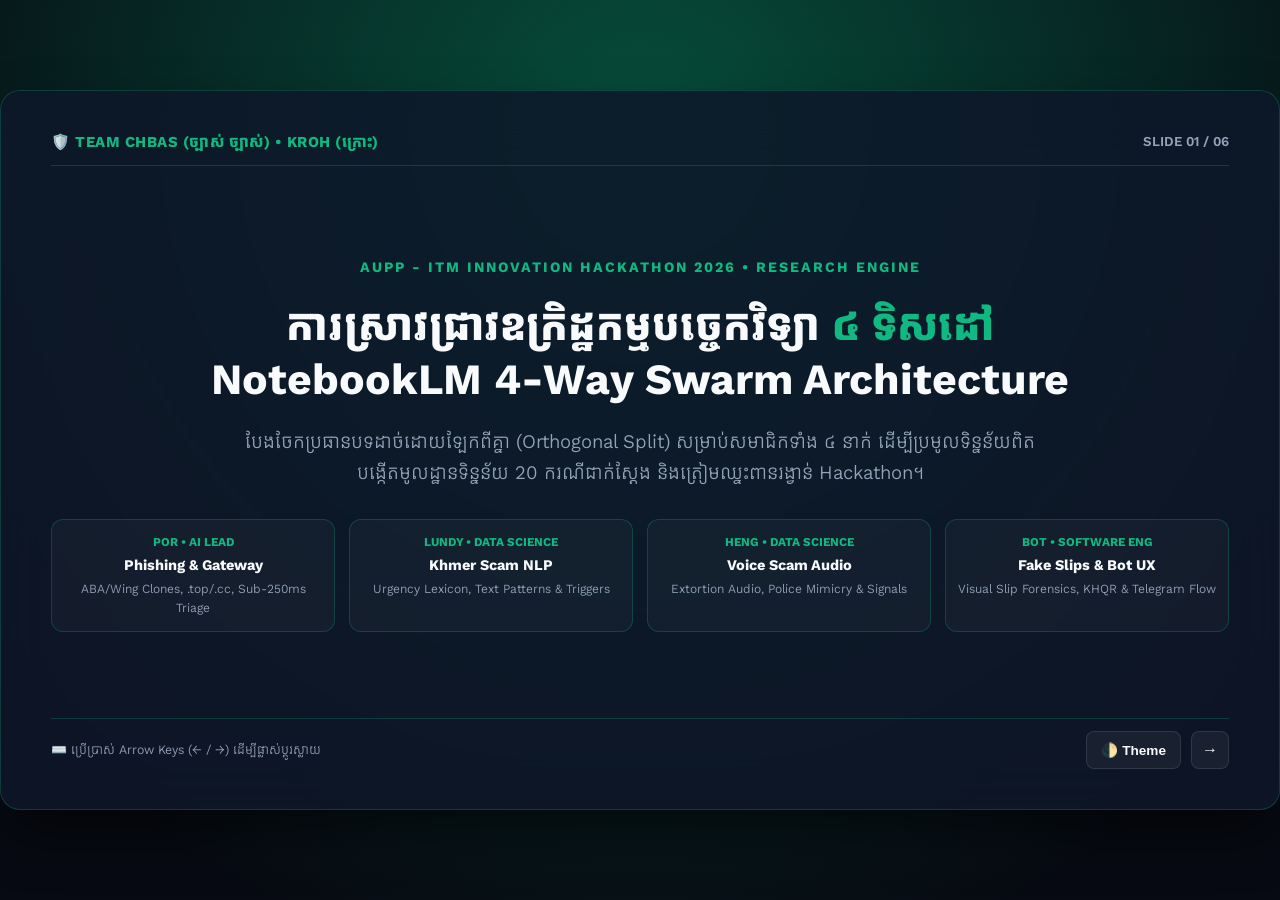
<file: slides.html>
<!DOCTYPE html>
<html lang="km" data-theme="dark">
<head>
    <meta charset="UTF-8">
    <meta name="viewport" content="width=device-width, initial-scale=1.0">
    <title>Team CHBAS — Scam Research & NotebookLM Architecture | KROH (ក្រោះ)</title>
    <style>
        @import url('https://fonts.googleapis.com/css2?family=Inter:wght@400;500;600;700&family=Outfit:wght@500;600;700;800&family=Kantumruy+Pro:wght@400;500;600;700&display=swap');
        
        :root {
            --primary: #10B981;
            --primary-glow: rgba(16, 185, 129, 0.25);
            --secondary: #06B6D4;
            --accent: #F59E0B;
            --danger: #EF4444;
            --bg-color: #070A12;
            --card-bg: rgba(15, 23, 42, 0.85);
            --text-primary: #F8FAFC;
            --text-muted: #94A3B8;
            --border-color: rgba(16, 185, 129, 0.25);
            --bg-gradient: radial-gradient(circle at 50% 15%, #064e3b 0%, #070a12 85%);
            --code-bg: #0B1120;
        }
    
        [data-theme="light"] {
            --primary: #059669;
            --primary-glow: rgba(5, 150, 105, 0.2);
            --secondary: #0284C7;
            --accent: #D97706;
            --danger: #DC2626;
            --bg-color: #F8FAFC;
            --card-bg: #FFFFFF;
            --text-primary: #0F172A;
            --text-muted: #475569;
            --border-color: rgba(5, 150, 105, 0.25);
            --bg-gradient: radial-gradient(circle at 50% 15%, #ECFDF5 0%, #F1F5F9 85%);
            --code-bg: #F1F5F9;
        }
        
        * { box-sizing: border-box; margin: 0; padding: 0; }
        
        body {
            display: flex; justify-content: center; align-items: center; min-height: 100vh;
            background-color: var(--bg-color); background-image: var(--bg-gradient);
            color: var(--text-primary); font-family: 'Kantumruy Pro', 'Inter', sans-serif;
            overflow: hidden; transition: all 0.3s ease; line-height: 1.45;
        }
        
        h1, h2, h3, h4 { font-family: 'Kantumruy Pro', 'Outfit', sans-serif; font-weight: 700; }
        
        .slide-container {
            width: 1280px; height: 720px; position: relative;
            background: var(--card-bg); backdrop-filter: blur(28px);
            border-radius: 20px; border: 1px solid var(--border-color);
            box-shadow: 0 25px 60px -12px rgba(0, 0, 0, 0.7); overflow: hidden;
        }
        
        .slide {
            display: none; width: 100%; height: 100%; padding: 40px 50px;
            flex-direction: column; justify-content: space-between;
        }
        .slide.active { display: flex; animation: fadeIn 0.3s ease-out; }
        
        @keyframes fadeIn { from { opacity: 0; transform: translateY(6px); } to { opacity: 1; transform: translateY(0); } }
        
        .slide-header {
            display: flex; justify-content: space-between; align-items: center;
            border-bottom: 1px solid var(--border-color); padding-bottom: 12px; margin-bottom: 16px;
        }
        .brand-badge {
            display: inline-flex; align-items: center; gap: 8px; font-weight: 700;
            font-size: 0.95rem; color: var(--primary); letter-spacing: 0.5px;
        }
        .slide-counter { font-size: 0.85rem; color: var(--text-muted); font-weight: 600; }
        
        .content-split {
            display: grid; grid-template-columns: 1.15fr 0.85fr; gap: 30px;
            height: calc(100% - 110px); align-items: stretch;
        }
        
        .panel-left {
            display: flex; flex-direction: column; justify-content: space-between;
        }
        .panel-right {
            background: rgba(16, 185, 129, 0.03); border: 1px dashed var(--border-color);
            border-radius: 16px; padding: 22px; display: flex; flex-direction: column;
            justify-content: space-between;
        }
        
        .slide-title { font-size: 1.85rem; color: var(--text-primary); margin-bottom: 6px; }
        .slide-subtitle { color: var(--primary); font-size: 1.05rem; font-weight: 600; margin-bottom: 16px; }
        
        .spec-list { list-style: none; display: flex; flex-direction: column; gap: 10px; }
        .spec-item {
            padding: 10px 14px; border-radius: 10px; background: rgba(255, 255, 255, 0.03);
            border: 1px solid rgba(255, 255, 255, 0.06); font-size: 0.92rem;
            display: flex; align-items: flex-start; gap: 10px;
        }
        .spec-icon { color: var(--primary); font-weight: bold; flex-shrink: 0; margin-top: 2px; }
        
        .prompt-preview-card {
            background: var(--code-bg); border-radius: 12px; border: 1px solid var(--border-color);
            padding: 16px; flex-grow: 1; display: flex; flex-direction: column; justify-content: space-between;
            overflow: hidden;
        }
        .prompt-header {
            display: flex; justify-content: space-between; align-items: center; margin-bottom: 10px;
        }
        .prompt-label { font-size: 0.8rem; font-weight: 700; color: var(--text-muted); text-transform: uppercase; letter-spacing: 0.5px; }
        .prompt-text {
            font-family: 'JetBrains Mono', 'Menlo', monospace; font-size: 0.82rem;
            color: var(--text-primary); line-height: 1.5; overflow-y: auto; max-height: 250px;
            padding-right: 6px; white-space: pre-wrap;
        }
        
        .btn-action {
            display: inline-flex; align-items: center; justify-content: center; gap: 8px;
            background: var(--primary); color: #042f2e; font-weight: 700; font-size: 0.95rem;
            padding: 12px 20px; border-radius: 10px; border: none; cursor: pointer;
            transition: all 0.2s ease; text-decoration: none; margin-top: 14px;
        }
        .btn-action:hover {
            transform: translateY(-2px); box-shadow: 0 10px 25px -5px var(--primary-glow);
            filter: brightness(1.1);
        }
        .btn-action.copied {
            background: #059669; color: #FFFFFF;
        }
        
        .btn-secondary {
            background: rgba(255,255,255,0.06); color: var(--text-primary); border: 1px solid rgba(255,255,255,0.12);
        }
        .btn-secondary:hover { background: rgba(255,255,255,0.12); }
        
        .slide-footer {
            display: flex; justify-content: space-between; align-items: center;
            border-top: 1px solid var(--border-color); padding-top: 12px; margin-top: 10px;
        }
        .shortcut-hint { font-size: 0.8rem; color: var(--text-muted); }
        .controls-row { display: flex; gap: 10px; }
        .nav-btn {
            background: rgba(255,255,255,0.05); border: 1px solid rgba(255,255,255,0.1);
            color: var(--text-primary); width: 38px; height: 38px; border-radius: 8px;
            cursor: pointer; display: flex; align-items: center; justify-content: center;
            font-size: 1rem; transition: all 0.2s;
        }
        .nav-btn:hover { background: var(--primary); color: #042f2e; }
        .theme-toggle-btn {
            padding: 0 14px; width: auto; font-size: 0.85rem; font-weight: 600;
        }

        .hero-layout {
            display: flex; flex-direction: column; justify-content: center; align-items: center;
            text-align: center; height: 100%; gap: 20px;
        }
        .hero-title { font-size: 2.7rem; line-height: 1.25; color: var(--text-primary); max-width: 950px; }
        .hero-title span { color: var(--primary); }
        .hero-sub { color: var(--text-muted); font-size: 1.2rem; max-width: 800px; line-height: 1.6; }
        .role-grid-preview {
            display: grid; grid-template-columns: repeat(4, 1fr); gap: 14px; width: 100%; margin-top: 10px;
        }
        .role-chip {
            background: rgba(255, 255, 255, 0.03); border: 1px solid var(--border-color);
            border-radius: 12px; padding: 14px 10px; text-align: center;
        }
        .role-chip-num { font-size: 0.75rem; font-weight: 700; color: var(--primary); text-transform: uppercase; }
        .role-chip-title { font-size: 0.92rem; font-weight: 700; margin-top: 4px; }
        .role-chip-desc { font-size: 0.78rem; color: var(--text-muted); margin-top: 4px; }

        .modal-overlay {
            display: none; position: absolute; top: 0; left: 0; width: 100%; height: 100%;
            background: rgba(4, 7, 13, 0.88); backdrop-filter: blur(12px);
            z-index: 100; justify-content: center; align-items: center; padding: 40px;
        }
        .modal-overlay.active { display: flex; animation: fadeIn 0.2s ease-out; }
        .modal-box {
            background: var(--card-bg); border: 1px solid var(--primary);
            border-radius: 16px; width: 850px; max-height: 90%; overflow-y: auto;
            padding: 30px; box-shadow: 0 25px 60px rgba(0,0,0,0.8);
        }
        .modal-close {
            float: right; font-size: 1.4rem; cursor: pointer; color: var(--text-muted);
            border: none; background: transparent; line-height: 1;
        }
        .modal-close:hover { color: var(--danger); }
    </style>
</head>
<body>

<div class="slide-container">

    <!-- SLIDE 1: HERO & TEAM CHBAS ROSTER -->
    <div class="slide active" id="slide-1">
        <div class="slide-header">
            <div class="brand-badge">🛡️ TEAM CHBAS (ច្បាស់ ច្បាស់) • KROH (ក្រោះ)</div>
            <div class="slide-counter">SLIDE 01 / 06</div>
        </div>
        <div class="hero-layout">
            <div style="font-size: 0.9rem; font-weight: 700; color: var(--primary); text-transform: uppercase; letter-spacing: 2px;">
                AUPP - ITM Innovation Hackathon 2026 • Research Engine
            </div>
            <h1 class="hero-title">
                ការស្រាវជ្រាវឧក្រិដ្ឋកម្មបច្ចេកវិទ្យា <span>៤ ទិសដៅ</span><br>
                NotebookLM 4-Way Swarm Architecture
            </h1>
            <p class="hero-sub">
                បែងចែកប្រធានបទដាច់ដោយឡែកពីគ្នា (Orthogonal Split) សម្រាប់សមាជិកទាំង ៤ នាក់ ដើម្បីប្រមូលទិន្នន័យពិត បង្កើតមូលដ្ឋានទិន្នន័យ 20 ករណីជាក់ស្តែង និងត្រៀមឈ្នះពានរង្វាន់ Hackathon។
            </p>
            <div class="role-grid-preview">
                <div class="role-chip">
                    <div class="role-chip-num">Por • AI Lead</div>
                    <div class="role-chip-title">Phishing & Gateway</div>
                    <div class="role-chip-desc">ABA/Wing Clones, .top/.cc, Sub-250ms Triage</div>
                </div>
                <div class="role-chip">
                    <div class="role-chip-num">Lundy • Data Science</div>
                    <div class="role-chip-title">Khmer Scam NLP</div>
                    <div class="role-chip-desc">Urgency Lexicon, Text Patterns & Triggers</div>
                </div>
                <div class="role-chip">
                    <div class="role-chip-num">Heng • Data Science</div>
                    <div class="role-chip-title">Voice Scam Audio</div>
                    <div class="role-chip-desc">Extortion Audio, Police Mimicry & Signals</div>
                </div>
                <div class="role-chip">
                    <div class="role-chip-num">Bot • Software Eng</div>
                    <div class="role-chip-title">Fake Slips & Bot UX</div>
                    <div class="role-chip-desc">Visual Slip Forensics, KHQR & Telegram Flow</div>
                </div>
            </div>
        </div>
        <div class="slide-footer">
            <div class="shortcut-hint">⌨️ ប្រើប្រាស់ Arrow Keys (← / →) ដើម្បីផ្លាស់ប្តូរស្លាយ</div>
            <div class="controls-row">
                <button class="nav-btn theme-toggle-btn" onclick="toggleTheme()">🌓 Theme</button>
                <button class="nav-btn" onclick="nextSlide()">→</button>
            </div>
        </div>
    </div>

    <!-- SLIDE 2: POR (AI LEAD) -->
    <div class="slide" id="slide-2">
        <div class="slide-header">
            <div class="brand-badge">👤 POR • AI LEAD & SYSTEM ARCHITECT</div>
            <div class="slide-counter">SLIDE 02 / 06</div>
        </div>
        <div class="content-split">
            <div class="panel-left">
                <div>
                    <h2 class="slide-title">Domain A: Banking Phishing & Cloned Infrastructure</h2>
                    <div class="slide-subtitle">ការក្លែងបន្លំធនាគារ (ABA, Wing, ACLEDA) & ការបង្កើត Bot Gateway</div>
                    <ul class="spec-list">
                        <li class="spec-item">
                            <span class="spec-icon">🎯</span>
                            <div><strong>គោលដៅស្នូល៖</strong> ស្រាវជ្រាវ Disposable TLDs (<code>.top</code>, <code>.cc</code>, <code>.vip</code>) និងការប្រើប្រាស់ Cyrillic Homoglyphs (ឧ. <code>аba.com</code>)។</div>
                        </li>
                        <li class="spec-item">
                            <span class="spec-icon">⚡</span>
                            <div><strong>Sub-250ms Heuristics៖</strong> បង្កើត Regex និង Whitelist សម្រាប់ឆែកមើល Domain ដោយមិនបាច់ហៅ AI (ចំណាយពេលត្រឹម 50ms)។</div>
                        </li>
                        <li class="spec-item">
                            <span class="spec-icon">📂</span>
                            <div><strong>ប្រភពឯកសារដាក់ចូល NotebookLM៖</strong> ABA Security Advisories, CamCERT Phishing Alerts, KROH Startup Pack។</div>
                        </li>
                    </ul>
                </div>
                <button class="btn-action btn-secondary" onclick="openModal('m1')">🔍 មើលព័ត៌មានលម្អិត & ករណីសិក្សា</button>
            </div>
            <div class="panel-right">
                <div class="prompt-preview-card">
                    <div class="prompt-header">
                        <span class="prompt-label">NotebookLM Master Prompt (Por)</span>
                        <span style="font-size: 0.75rem; color: var(--primary);">Ready to Copy</span>
                    </div>
                    <div class="prompt-text" id="prompt-m1">You are a Principal AI Systems Engineer and Cybersecurity Architect collaborating with Por, the Team Lead of Team CHBAS. We are building "KROH (ក្រោះ)", an autonomous anti-scam AI shield for Cambodian citizens.

Analyze the uploaded banking phishing reports, CamCERT bulletins, and ABA/Bakong security materials:

1. INFRASTRUCTURE & DISCOVERY:
   - What top-level domains (TLDs, e.g., .top, .cc, .vip), DNS providers, and SSL cert issuers do Cambodian banking scammers predominantly use?
   - How do scammers execute homoglyph and typo-squatting attacks (e.g., Cyrillic 'а' mimicking Latin 'a')?
   - What URL redirection patterns (e.g., bit.ly, t.me, multi-hop redirects) are observed?

2. SUB-250MS TRIAGE PIPELINE:
   - How should KROH route incoming requests between fast deterministic regex/heuristics (&lt;50ms) and multimodal Gemini 3.1 Lite (&lt;200ms)?
   - Define the whitelist logic for official Cambodian banks (aba.com.kh, wingmoney.com, acledabank.com.kh).

3. DEFENSIVE INTEGRATION:
   - What structured JSON output schema should Gemini 3.1 Lite return (risk score 0-100, verdict SAFE/HAZARD, vernacular Khmer alert)?

Format: Executive TL;DR, IoC Table, Whitelist Edge Cases, and Actionable Bot Recommendations.</div>
                </div>
                <button class="btn-action" id="btn-copy-m1" onclick="copyPrompt('prompt-m1', 'btn-copy-m1')">📋 Copy Prompt សម្រាប់ NotebookLM</button>
            </div>
        </div>
        <div class="slide-footer">
            <div class="shortcut-hint">ប្រគល់ជូន៖ <strong>Por (AI Lead & System Architect)</strong></div>
            <div class="controls-row">
                <button class="nav-btn" onclick="prevSlide()">←</button>
                <button class="nav-btn" onclick="nextSlide()">→</button>
            </div>
        </div>
    </div>

    <!-- SLIDE 3: LUNDY (DATA SCIENCE LEAD) -->
    <div class="slide" id="slide-3">
        <div class="slide-header">
            <div class="brand-badge">👤 LUNDY • DATA SCIENCE LEAD</div>
            <div class="slide-counter">SLIDE 03 / 06</div>
        </div>
        <div class="content-split">
            <div class="panel-left">
                <div>
                    <h2 class="slide-title">Domain B: Khmer Scam Text Analysis & Urgency Lexicon</h2>
                    <div class="slide-subtitle">ការស្រង់ពាក្យគន្លឹះភាសាខ្មែរ (NLP) & ក្បួនវិភាគសារបោកប្រាស់តាម Telegram</div>
                    <ul class="spec-list">
                        <li class="spec-item">
                            <span class="spec-icon">🗣️</span>
                            <div><strong>ការវិភាគអក្សរ & ចិត្តសាស្ត្រ៖</strong> របៀបដែលសារបោកប្រាស់ប្រើប្រាស់អារម្មណ៍ភ័យខ្លាច (បង្កកគណនី) ឬភាពលោភលន់ (ឈ្នះរង្វាន់)។</div>
                        </li>
                        <li class="spec-item">
                            <span class="spec-icon">📝</span>
                            <div><strong>Khmer Red-Flag Lexicon៖</strong> ស្រង់ពាក្យគន្លឹះចំនួន 15 (ឧ. <em>"ផ្ទេរប្រាក់ជាបន្ទាន់", "គណនីត្រូវបិទ", "កុំប្រាប់អ្នកណា"</em>)។</div>
                        </li>
                        <li class="spec-item">
                            <span class="spec-icon">📂</span>
                            <div><strong>ប្រភពឯកសារដាក់ចូល NotebookLM៖</strong> អត្ថបទសារព័ត៌មានបច្ចេកវិទ្យាកម្ពុជា, សេចក្តីជូនដំណឹងធនាគារ, Telegram scam chats។</div>
                        </li>
                    </ul>
                </div>
                <button class="btn-action btn-secondary" onclick="openModal('m2')">🔍 មើលព័ត៌មានលម្អិត & ករណីសិក្សា</button>
            </div>
            <div class="panel-right">
                <div class="prompt-preview-card">
                    <div class="prompt-header">
                        <span class="prompt-label">NotebookLM Master Prompt (Lundy)</span>
                        <span style="font-size: 0.75rem; color: var(--primary);">Ready to Copy</span>
                    </div>
                    <div class="prompt-text" id="prompt-m2">You are a friendly data science and NLP mentor helping Lundy on Team CHBAS. We are building "KROH (ក្រោះ)", an AI tool to protect Cambodian citizens from Telegram scams.

Based on the uploaded sources, help Lundy analyze the text patterns of Cambodian scams:

1. THE PSYCHOLOGICAL LEVERS:
   - What emotional tricks do scammers use in their text messages (e.g., fear of police, urgent bank account freeze, fake bonus rewards)?
   - Give 3 realistic examples in simple English and Khmer.

2. THE KHMER RED-FLAG KEYWORD TABLE (For Data Science):
   - Extract a list of the 15 most dangerous keywords/phrases in Khmer that indicate a high probability of a scam (e.g., "ផ្ទេរប្រាក់ជាបន្ទាន់", "គណនីត្រូវបិទ").
   - Create a clean Markdown table with:
     | No | Khmer Keyword | English Meaning | Scam Category | Urgency Level (High/Medium) |

3. NEGATIVE EXAMPLES (Legitimate vs Fake):
   - Provide 2 examples of REAL legitimate bank messages (so our AI doesn't accidentally block real banks).
   - Explain the subtle differences between real bank text and scam text.

Format your answer clearly with bullet points and simple language for Team CHBAS.</div>
                </div>
                <button class="btn-action" id="btn-copy-m2" onclick="copyPrompt('prompt-m2', 'btn-copy-m2')">📋 Copy Prompt សម្រាប់ NotebookLM</button>
            </div>
        </div>
        <div class="slide-footer">
            <div class="shortcut-hint">ប្រគល់ជូន៖ <strong>Lundy (Data Science Lead)</strong></div>
            <div class="controls-row">
                <button class="nav-btn" onclick="prevSlide()">←</button>
                <button class="nav-btn" onclick="nextSlide()">→</button>
            </div>
        </div>
    </div>

    <!-- SLIDE 4: HENG (DATA SCIENCE & AUDIO FORENSICS) -->
    <div class="slide" id="slide-4">
        <div class="slide-header">
            <div class="brand-badge">👤 HENG • DATA SCIENCE & AUDIO FORENSICS</div>
            <div class="slide-counter">SLIDE 04 / 06</div>
        </div>
        <div class="content-split">
            <div class="panel-left">
                <div>
                    <h2 class="slide-title">Domain C: Voice Scam Notes & Audio Deception Patterns</h2>
                    <div class="slide-subtitle">ការវិភាគសារសំឡេងគំរាមកំហែង (Audio Forensics) & លំនាំបោកបញ្ឆោត</div>
                    <ul class="spec-list">
                        <li class="spec-item">
                            <span class="spec-icon">🎙️</span>
                            <div><strong>ទម្រង់បោកប្រាស់តាមសំឡេង ៣ ធំៗ៖</strong> ការក្លែងជាប៉ូលិស (កញ្ចប់អីវ៉ាន់ជាប់គយ/គ្រឿងញៀន), បុគ្គលិកធនាគារ (គណនីត្រូវបង្កក), គ្រោះថ្នាក់សាច់ញាតិបន្ទាន់។</div>
                        </li>
                        <li class="spec-item">
                            <span class="spec-icon">🔊</span>
                            <div><strong>Audio Anomaly Signals៖</strong> សំឡេងផ្ទៃខាងក្រោយក្លែងបន្លំ (វិទ្យុទាក់ទងប៉ូលិស), ចង្វាក់និយាយបង្ខំលឿនៗខុសពីធម្មតា។</div>
                        </li>
                        <li class="spec-item">
                            <span class="spec-icon">📂</span>
                            <div><strong>ប្រភពឯកសារដាក់ចូល NotebookLM៖</strong> កំណត់ហេតុបង្ក្រាបបទល្មើសបច្ចេកវិទ្យា, អត្ថបទសារព័ត៌មាន, Telegram audio scam transcripts។</div>
                        </li>
                    </ul>
                </div>
                <button class="btn-action btn-secondary" onclick="openModal('m3')">🔍 មើលព័ត៌មានលម្អិត & ករណីសិក្សា</button>
            </div>
            <div class="panel-right">
                <div class="prompt-preview-card">
                    <div class="prompt-header">
                        <span class="prompt-label">NotebookLM Master Prompt (Heng)</span>
                        <span style="font-size: 0.75rem; color: var(--primary);">Ready to Copy</span>
                    </div>
                    <div class="prompt-text" id="prompt-m3">You are an audio fraud investigator and data science mentor helping Heng on Team CHBAS. We are building "KROH (ក្រោះ)", an AI Telegram bot that listens to suspicious voice notes.

Based on the uploaded sources, help Heng analyze how scammers manipulate victims through audio:

1. THE 3 COMMON VOICE SCAM SCRIPTS:
   - Breakdown the 3 most common spoken scam scenarios in Cambodia:
     a) The Fake Police / Customs Call (claims a package has illegal items)
     b) The Fake Bank Officer (claims victim's account is involved in money laundering)
     c) The Hospital / Urgent Relative Emergency
   - What background sound effects or speaking styles do they use to fake authority?

2. AUDIO ANOMALY DETECTION (Data Science Perspective):
   - What vocal traits or behavioral signals can distinguish a scam voice note from a real friend or real customer service?
   - List 5 specific red flags that a citizen should listen for.

3. BENCHMARK TEST SCRIPT:
   - Write out 2 realistic sample scripts of a scammer talking in a voice note (in Khmer script and English translation).
   - Rate their danger level (0–100%) and explain why.

Format your answer with clear section headings and practical takeaways for Team CHBAS.</div>
                </div>
                <button class="btn-action" id="btn-copy-m3" onclick="copyPrompt('prompt-m3', 'btn-copy-m3')">📋 Copy Prompt សម្រាប់ NotebookLM</button>
            </div>
        </div>
        <div class="slide-footer">
            <div class="shortcut-hint">ប្រគល់ជូន៖ <strong>Heng (Data Science & Audio Forensics)</strong></div>
            <div class="controls-row">
                <button class="nav-btn" onclick="prevSlide()">←</button>
                <button class="nav-btn" onclick="nextSlide()">→</button>
            </div>
        </div>
    </div>

    <!-- SLIDE 5: BOT (SOFTWARE ENGINEER) -->
    <div class="slide" id="slide-5">
        <div class="slide-header">
            <div class="brand-badge">👤 BOT • SOFTWARE ENGINEER</div>
            <div class="slide-counter">SLIDE 05 / 06</div>
        </div>
        <div class="content-split">
            <div class="panel-left">
                <div>
                    <h2 class="slide-title">Domain D: Fake Bank Receipts & Telegram Bot UX Flow</h2>
                    <div class="slide-subtitle">ការពិនិត្យវិក្កយបត្រក្លែងបន្លំ (Fake Slips), កូដ QR & លំហូរ Bot Telegram</div>
                    <ul class="spec-list">
                        <li class="spec-item">
                            <span class="spec-icon">🧾</span>
                            <div><strong>ចំនុចខ្វះចន្លោះលើ Fake Slip៖</strong> Font អក្សរខុសពីស្តង់ដារធនាគារ (Arial ជំនួស Custom Font), បន្ទាត់អក្សរមិនស្មើ, ម៉ោងផ្ទេរលុយមិនស៊ីសង្វាក់។</div>
                        </li>
                        <li class="spec-item">
                            <span class="spec-icon">📱</span>
                            <div><strong>Telegram Bot Interaction Flow៖</strong> រៀបចំលំហូរឆ្លើយតប 3 ជំហាន (User បញ្ជូនរូប ➔ Bot ឆ្លើយថា Scanning ➔ ផ្តល់ចម្លើយក្នុង 200ms)។</div>
                        </li>
                        <li class="spec-item">
                            <span class="spec-icon">📂</span>
                            <div><strong>ប្រភពឯកសារដាក់ចូល NotebookLM៖</strong> Bakong KHQR EMVCo Specs, ABA Slip Guidelines, ករណីបន្លំវិក្កយបត្រតេឡេក្រាម។</div>
                        </li>
                    </ul>
                </div>
                <button class="btn-action btn-secondary" onclick="openModal('m4')">🔍 មើលព័ត៌មានលម្អិត & ករណីសិក្សា</button>
            </div>
            <div class="panel-right">
                <div class="prompt-preview-card">
                    <div class="prompt-header">
                        <span class="prompt-label">NotebookLM Master Prompt (Bot)</span>
                        <span style="font-size: 0.75rem; color: var(--primary);">Ready to Copy</span>
                    </div>
                    <div class="prompt-text" id="prompt-m4">You are a senior software architect helping Bot, the Software Engineer on Team CHBAS. We are building "KROH (ក្រោះ)", an anti-fraud Telegram bot and web tool for everyday citizens and small shopkeepers.

Based on the uploaded sources, help Bot understand how payment receipt fraud works and how our software should respond:

1. HOW FAKE RECEIPTS ARE MADE:
   - How do scammers create fake ABA or Bakong payment slips (e.g., Telegram generator bots, edited image templates)?
   - What are the top 5 visual flaws in a fake receipt (e.g., wrong font, misaligned text, fake date/time, fake transaction reference)?

2. TELEGRAM BOT USER EXPERIENCE (Software Flow):
   - When a user forwards a screenshot or link to @KrohShieldBot on Telegram, what is the ideal 3-step interaction flow?
     Step 1: User sends image/link -> Bot sends immediate "Scanning..." status.
     Step 2: Analysis result in <300ms.
     Step 3: Clear verdict (RED = DANGER, YELLOW = CAUTION, GREEN = SAFE).
   - Write a sample polite Khmer/English bot response message for a fake receipt.

3. MSME DEFENSE CHECKLIST:
   - What simple rule can a coffee shop or online shopkeeper follow to never get tricked by a fake slip?

Format this clearly with code/message snippets and simple diagrams for Team CHBAS.</div>
                </div>
                <button class="btn-action" id="btn-copy-m4" onclick="copyPrompt('prompt-m4', 'btn-copy-m4')">📋 Copy Prompt សម្រាប់ NotebookLM</button>
            </div>
        </div>
        <div class="slide-footer">
            <div class="shortcut-hint">ប្រគល់ជូន៖ <strong>Bot (Software Engineer)</strong></div>
            <div class="controls-row">
                <button class="nav-btn" onclick="prevSlide()">←</button>
                <button class="nav-btn" onclick="nextSlide()">→</button>
            </div>
        </div>
    </div>

    <!-- SLIDE 6: SYNTHESIS & ROADMAP -->
    <div class="slide" id="slide-6">
        <div class="slide-header">
            <div class="brand-badge">🚀 TEAM CHBAS SYNTHESIS & WINNING FORMULA</div>
            <div class="slide-counter">SLIDE 06 / 06</div>
        </div>
        <div class="content-split">
            <div class="panel-left">
                <div>
                    <h2 class="slide-title">Roadmap ឆ្ពោះទៅកាន់ជ័យជំនះ AUPP Hackathon</h2>
                    <div class="slide-subtitle">ការរួមបញ្ចូលទិន្នន័យពី NotebookLM ទាំង ៤ មកកាន់ KROH Engine</div>
                    <ul class="spec-list">
                        <li class="spec-item">
                            <span class="spec-icon">📅</span>
                            <div><strong>Sprint ស្រាវជ្រាវ (Research Sprint)៖</strong> សមាជិកទាំង ៤ ជជែកជាមួយ NotebookLM រៀងៗខ្លួន និងទាញយកគន្លឹះសំខាន់ៗ។</div>
                        </li>
                        <li class="spec-item">
                            <span class="spec-icon">🧪</span>
                            <div><strong>សំណុំទិន្នន័យ 20 ករណី (Dataset Gate)៖</strong> រៀបចំករណីពិត (5 Phishing + 5 Voice + 5 Slips + 5 Task Scams) ក្នុង <code>docs/dataset/</code>។</div>
                        </li>
                        <li class="spec-item">
                            <span class="spec-icon">🏆</span>
                            <div><strong>Hackathon Presentation Pitch៖</strong> បង្ហាញភាពស៊ីសង្វាក់ជាមួយយុទ្ធនាការ MPTC 6789, CCOS, និងការការពារប្រជាពលរដ្ឋ 17 លាននាក់ក្នុងល្បឿន 200ms!</div>
                        </li>
                    </ul>
                </div>
                <div style="font-size: 0.85rem; color: var(--text-muted); margin-top: 10px;">
                    📚 <strong>Verified Sources:</strong> MPTC (mptc.gov.kh), CamCERT, NBC Bakong, TRC Hotline 6789, CCOS 2026.
                </div>
            </div>
            <div class="panel-right" style="justify-content: center; align-items: center; text-align: center;">
                <div style="font-size: 3.5rem; margin-bottom: 10px;">🛡️</div>
                <h3 style="color: var(--primary); font-size: 1.5rem; margin-bottom: 8px;">KROH: ក្រោះការពារជាតិ</h3>
                <p style="color: var(--text-muted); font-size: 0.95rem; max-width: 320px; margin-bottom: 20px;">
                    "ការពារប្រជាជនកម្ពុជាពីការបោកប្រាស់តាម Telegram ក្នុងរយៈពេលត្រឹមតែ 200ms"
                </p>
                <div style="display: flex; gap: 10px; width: 100%;">
                    <button class="btn-action" style="flex: 1;" onclick="goToSlide(1)">🔄 ចាប់ផ្តើមឡើងវិញ</button>
                </div>
            </div>
        </div>
        <div class="slide-footer">
            <div class="shortcut-hint">✨ រៀបចំរួចជាស្រេចដោយ <strong>Team CHBAS • Por, Lundy, Heng, Bot</strong></div>
            <div class="controls-row">
                <button class="nav-btn" onclick="prevSlide()">←</button>
            </div>
        </div>
    </div>

</div>

<!-- MODAL -->
<div class="modal-overlay" id="modalOverlay" onclick="closeModal(event)">
    <div class="modal-box" onclick="event.stopPropagation()">
        <button class="modal-close" onclick="closeModal(event)">✕</button>
        <div id="modalContent"></div>
    </div>
</div>

<script>
    let currentSlide = 1;
    const totalSlides = 6;

    function showSlide(index) {
        document.querySelectorAll('.slide').forEach(el => el.classList.remove('active'));
        const target = document.getElementById(`slide-${index}`);
        if (target) {
            target.classList.add('active');
            currentSlide = index;
        }
    }

    function nextSlide() {
        if (currentSlide < totalSlides) showSlide(currentSlide + 1);
    }

    function prevSlide() {
        if (currentSlide > 1) showSlide(currentSlide - 1);
    }

    function goToSlide(index) {
        showSlide(index);
    }

    document.addEventListener('keydown', (e) => {
        if (e.key === 'ArrowRight' || e.key === ' ') {
            e.preventDefault();
            nextSlide();
        } else if (e.key === 'ArrowLeft') {
            e.preventDefault();
            prevSlide();
        } else if (e.key === 'Escape') {
            closeModal();
        }
    });

    function toggleTheme() {
        const html = document.documentElement;
        const current = html.getAttribute('data-theme');
        const next = current === 'dark' ? 'light' : 'dark';
        html.setAttribute('data-theme', next);
    }

    function copyPrompt(textElementId, btnElementId) {
        const text = document.getElementById(textElementId).innerText;
        navigator.clipboard.writeText(text).then(() => {
            const btn = document.getElementById(btnElementId);
            const originalText = btn.innerText;
            btn.innerText = "✓ បានចម្លង (Copied!)";
            btn.classList.add('copied');
            setTimeout(() => {
                btn.innerText = originalText;
                btn.classList.remove('copied');
            }, 2500);
        }).catch(err => {
            alert("Clipboard copy failed, please select text manually.");
        });
    }

    const modalData = {
        m1: {
            title: "Domain A: Banking Phishing Infrastructure (Por)",
            content: `
                <h3 style="color: var(--primary); margin-bottom: 12px;">ហេតុអ្វីបានជាករណីនេះសំខាន់បំផុត?</h3>
                <p style="color: var(--text-muted); margin-bottom: 16px;">
                    ៨៥% នៃការខាតបង់ប្រាក់របស់ប្រជាពលរដ្ឋកើតចេញពី Link ក្លែងបន្លំធនាគារ (Phishing) តាម Telegram ឬ SMS ដែលតម្រូវឲ្យជនរងគ្រោះបញ្ចូល 4-Digit PIN និង OTP។
                </p>
                <div style="background: var(--code-bg); padding: 16px; border-radius: 10px; border: 1px solid var(--border-color); margin-bottom: 16px;">
                    <strong style="color: var(--accent);">បច្ចេកទេស Homoglyphs (តួអក្សរបន្លំ):</strong><br>
                    <code style="color: #60A5FA;">https://аba-rewards.top (អក្សរ 'а' គឺ Cyrillic U+0430 មិនមែន Latin 'a' ឡើយ!)</code>
                </div>
                <h4 style="margin-bottom: 8px;">ភារកិច្ចរបស់ Por:</h4>
                <p style="color: var(--text-muted); font-size: 0.95rem;">
                    បង្កើត Regex Pre-check ដើម្បីកាត់បន្ថយពេលវេលាត្រួតពិនិត្យមកក្រោម 50ms មុនពេលបញ្ជូនទៅ Gemini 3.1 Lite។
                </p>
            `
        },
        m2: {
            title: "Domain B: Khmer NLP & Urgency Lexicon (Lundy)",
            content: `
                <h3 style="color: var(--primary); margin-bottom: 12px;">ការវិភាគអត្ថបទ និងចិត្តសាស្ត្របោកប្រាស់</h3>
                <p style="color: var(--text-muted); margin-bottom: 16px;">
                    ជនរងគ្រោះចាញ់បោកដោយសារតែសារអត្ថបទបង្កើនអារម្មណ៍ភ័យខ្លាច (Fear of Authority) និងការបង្ខំឲ្យធ្វើសកម្មភាពភ្លាមៗ។
                </p>
                <div style="background: var(--code-bg); padding: 16px; border-radius: 10px; border: 1px solid var(--border-color); margin-bottom: 16px;">
                    <strong style="color: var(--danger);">ពាក្យគន្លឹះគ្រោះថ្នាក់ (Red-Flag Triggers):</strong><br>
                    • <em>"ផ្ទេរប្រាក់ជាបន្ទាន់ដើម្បីផ្ទៀងផ្ទាត់"</em><br>
                    • <em>"គណនីរបស់អ្នកនឹងត្រូវបិទជាស្វ័យប្រវត្តិ"</em><br>
                    • <em>"កុំទាន់ប្រាប់អ្នកណា ប្រយ័ត្នខុសច្បាប់"</em>
                </div>
                <h4 style="margin-bottom: 8px;">ភារកិច្ចរបស់ Lundy:</h4>
                <p style="color: var(--text-muted); font-size: 0.95rem;">
                    ចងក្រងតារាងពាក្យគន្លឹះ 15 ពាក្យ និងវិភាគលំនាំភាសាខ្មែរសម្រាប់ Data Science Model។
                </p>
            `
        },
        m3: {
            title: "Domain C: Voice Scams & Audio Patterns (Heng)",
            content: `
                <h3 style="color: var(--primary); margin-bottom: 12px;">ការវាយប្រហារតាមសារសំឡេង (Voice Notes)</h3>
                <p style="color: var(--text-muted); margin-bottom: 16px;">
                    ជនរងគ្រោះងាយជឿជាក់លើសារសំឡេងព្រោះវាស្តាប់ទៅដូចមនុស្សពិតប្រាកដ ឬមន្ត្រីសមត្ថកិច្ច។
                </p>
                <div style="background: var(--code-bg); padding: 16px; border-radius: 10px; border: 1px solid var(--border-color); margin-bottom: 16px;">
                    <strong style="color: var(--secondary);">សញ្ញាសម្គាល់សំឡេងបោកប្រាស់ (Audio Red Flags):</strong><br>
                    1. សំឡេងវិទ្យុទាក់ទងប៉ូលិស ឬសំឡេងការិយាល័យកាត់តដាក់ពីក្រោយ<br>
                    2. ការបង្ខំមិនឲ្យបិទទូរស័ព្ទ ឬហាមមិនឲ្យពិភាក្សាជាមួយសមាជិកគ្រួសារ<br>
                    3. ការក្លែងសំឡេងមនុស្សចាស់ ឬសំឡេងយំក្នុងគ្រាអាសន្ន
                </div>
                <h4 style="margin-bottom: 8px;">ភារកិច្ចរបស់ Heng:</h4>
                <p style="color: var(--text-muted); font-size: 0.95rem;">
                    បង្កើត Script សំឡេងបោកប្រាស់គំរូចំនួន 2 និងកំណត់សញ្ញាសម្គាល់ Audio សម្រាប់ AI វិភាគ។
                </p>
            `
        },
        m4: {
            title: "Domain D: Fake Slips & Telegram Bot UX (Bot)",
            content: `
                <h3 style="color: var(--primary); margin-bottom: 12px;">ការក្លែងបន្លំវិក្កយបត្រធនាគារ (MSME Defense)</h3>
                <p style="color: var(--text-muted); margin-bottom: 16px;">
                    អាជីវករខ្នាតតូច ហាងកាហ្វេ និងអ្នកដឹកជញ្ជូនរងគ្រោះរាប់ពាន់ដុល្លារដោយសារ Fake Slip Generator Bots លើ Telegram ដែលកែប្រែទិន្នន័យផ្ទេរប្រាក់ក្នុងរយៈពេល 10 វិនាទី។
                </p>
                <div style="background: var(--code-bg); padding: 16px; border-radius: 10px; border: 1px solid var(--border-color); margin-bottom: 16px;">
                    <strong style="color: var(--primary);">ចំនុចសង្កេតកោសល្យវិច័យ (Forensic Artifacts):</strong><br>
                    1. Font អក្សរមិនត្រូវតាម Bank Guidelines (ប្រើ Arial ជំនួស Custom Font)<br>
                    2. កាលបរិច្ឆេទ និងលេខ Hash មិនមាន Checksum ត្រឹមត្រូវតាមស្តង់ដារ Bakong EMVCo<br>
                    3. អក្សរ "Pending" ត្រូវបានកាត់តបិទបាំងដាក់ "Success"
                </div>
                <h4 style="margin-bottom: 8px;">ភារកិច្ចរបស់ Bot:</h4>
                <p style="color: var(--text-muted); font-size: 0.95rem;">
                    រៀបចំលំហូរ Bot 3 ជំហាន (Receive -> Scan -> Alert) និងសារឆ្លើយតបសុភាពរាបសារជាភាសាខ្មែរ។
                </p>
            `
        }
    };

    function openModal(id) {
        const modal = document.getElementById('modalOverlay');
        const content = document.getElementById('modalContent');
        if (modalData[id]) {
            content.innerHTML = `
                <h2 style="color: var(--text-primary); margin-bottom: 16px;">${modalData[id].title}</h2>
                ${modalData[id].content}
            `;
            modal.classList.add('active');
        }
    }

    function closeModal(e) {
        if (!e || e.target.id === 'modalOverlay' || e.target.classList.contains('modal-close')) {
            document.getElementById('modalOverlay').classList.remove('active');
        }
    }
</script>

</body>
</html>
</file>
